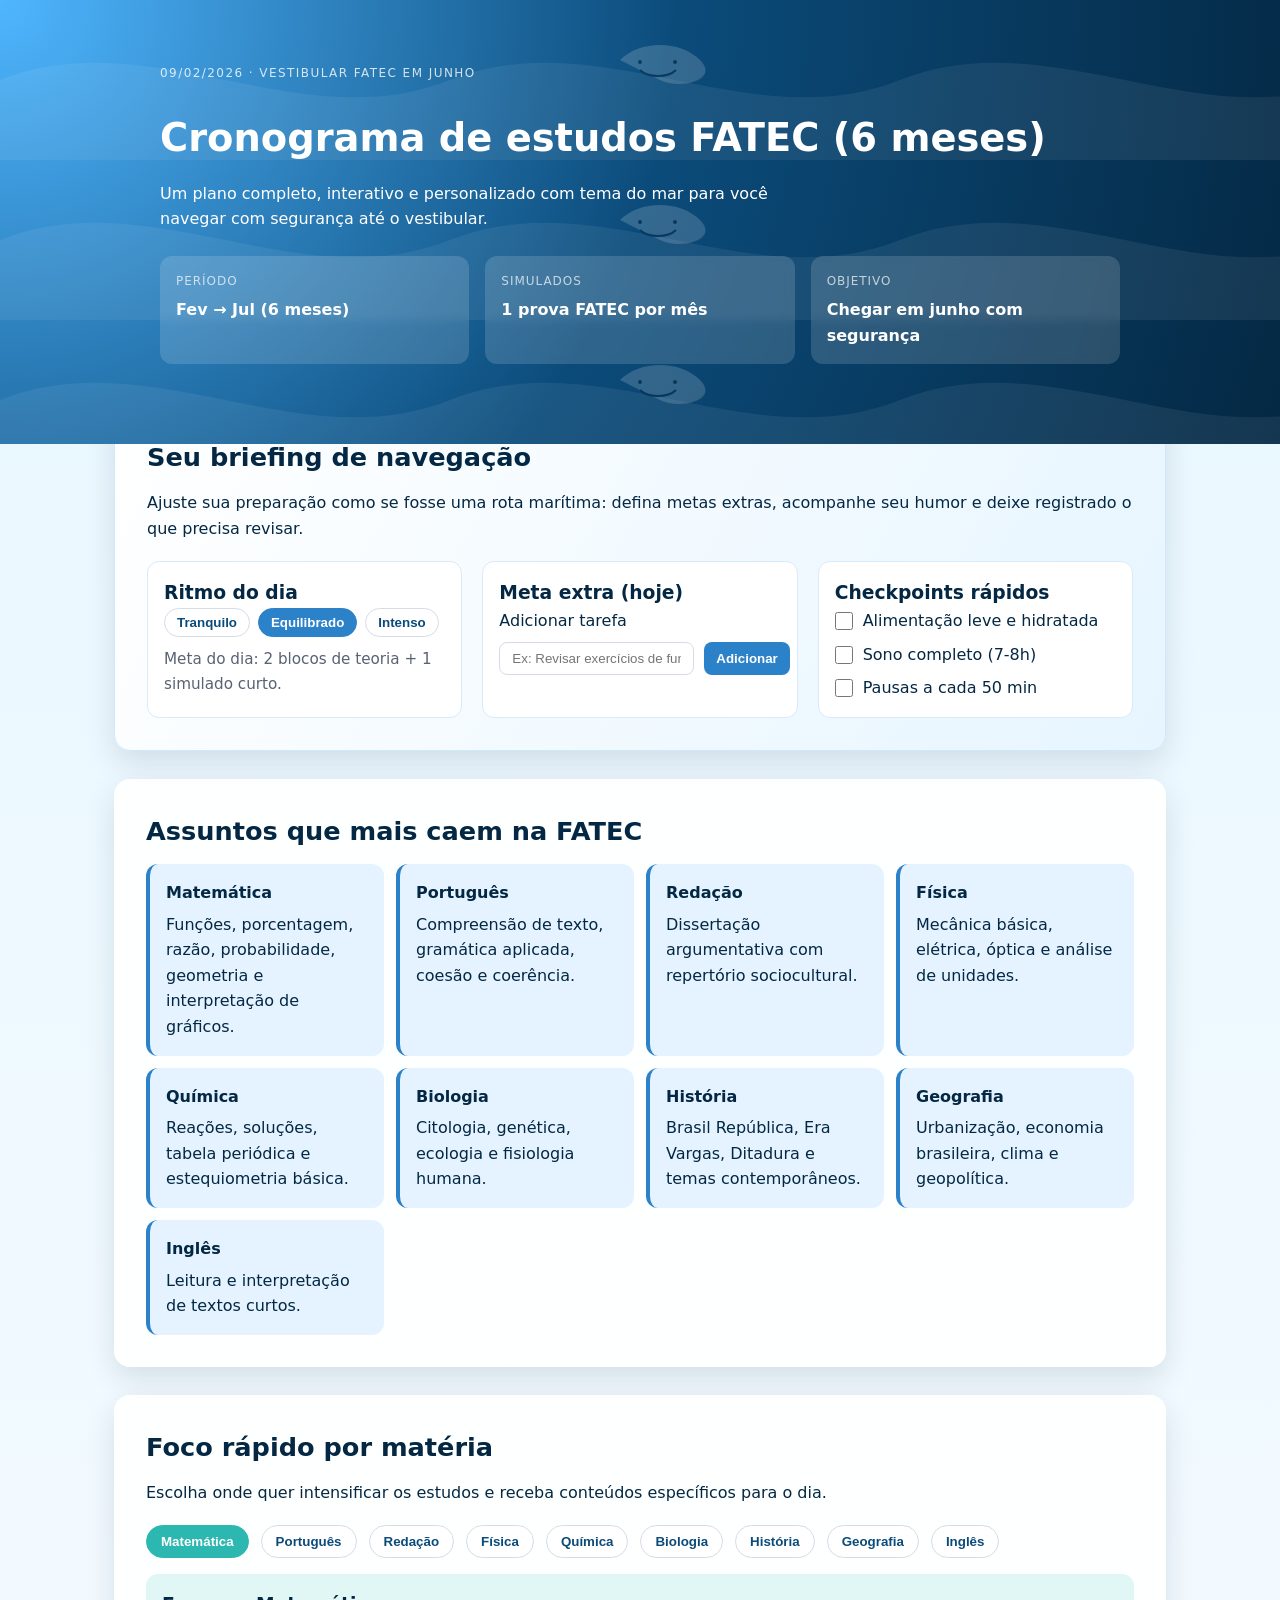
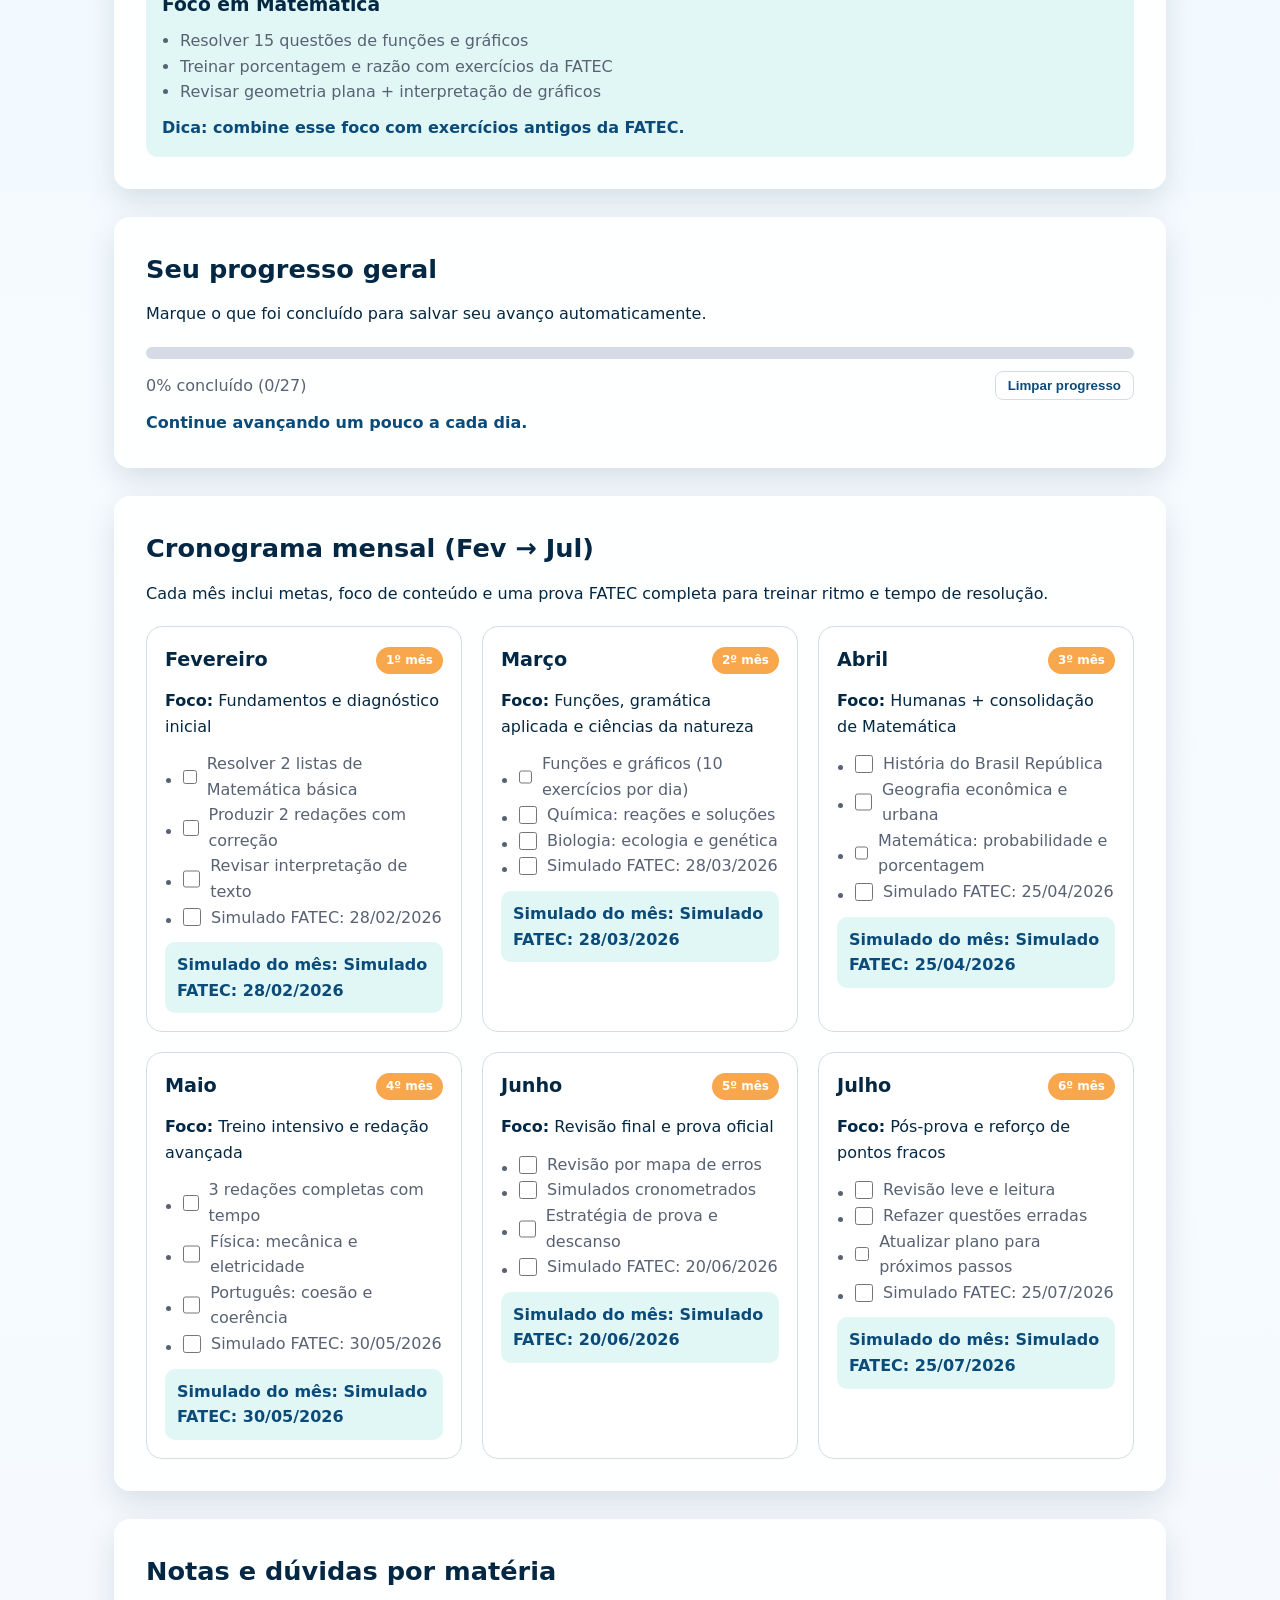
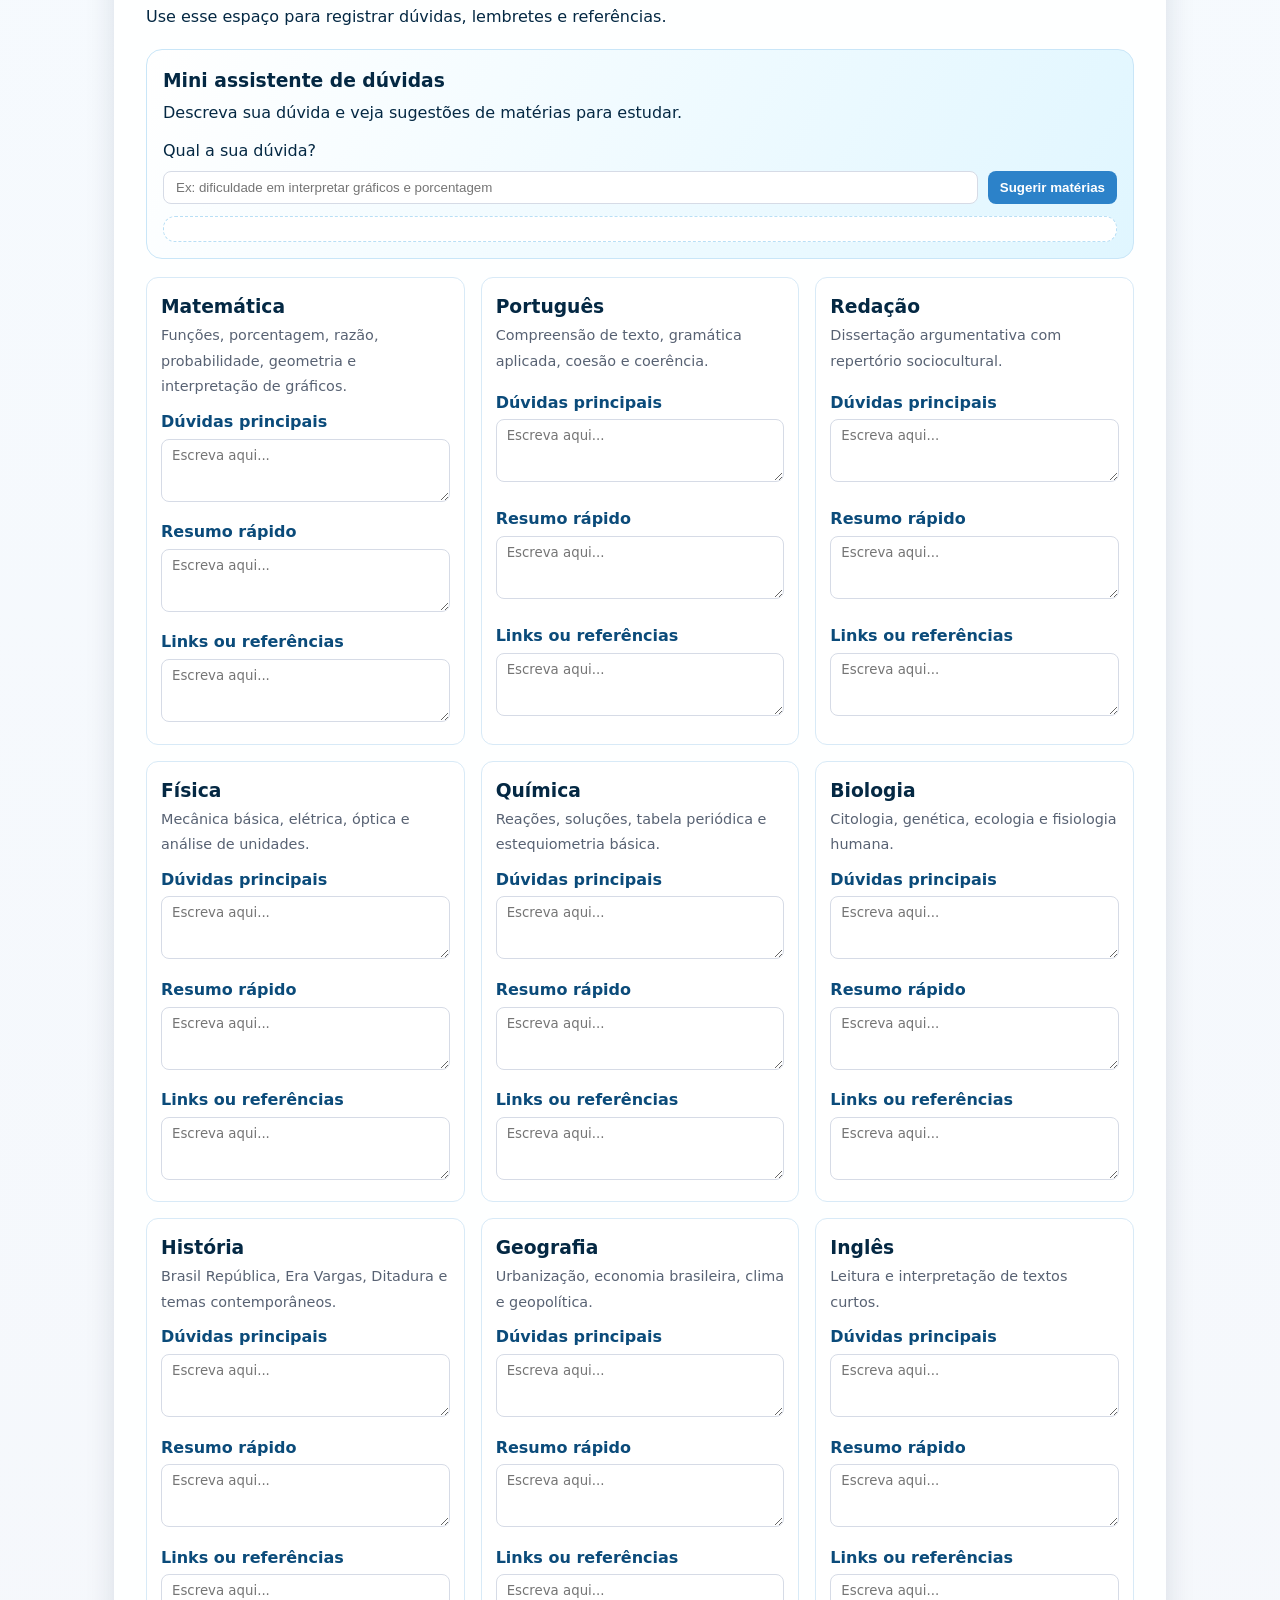
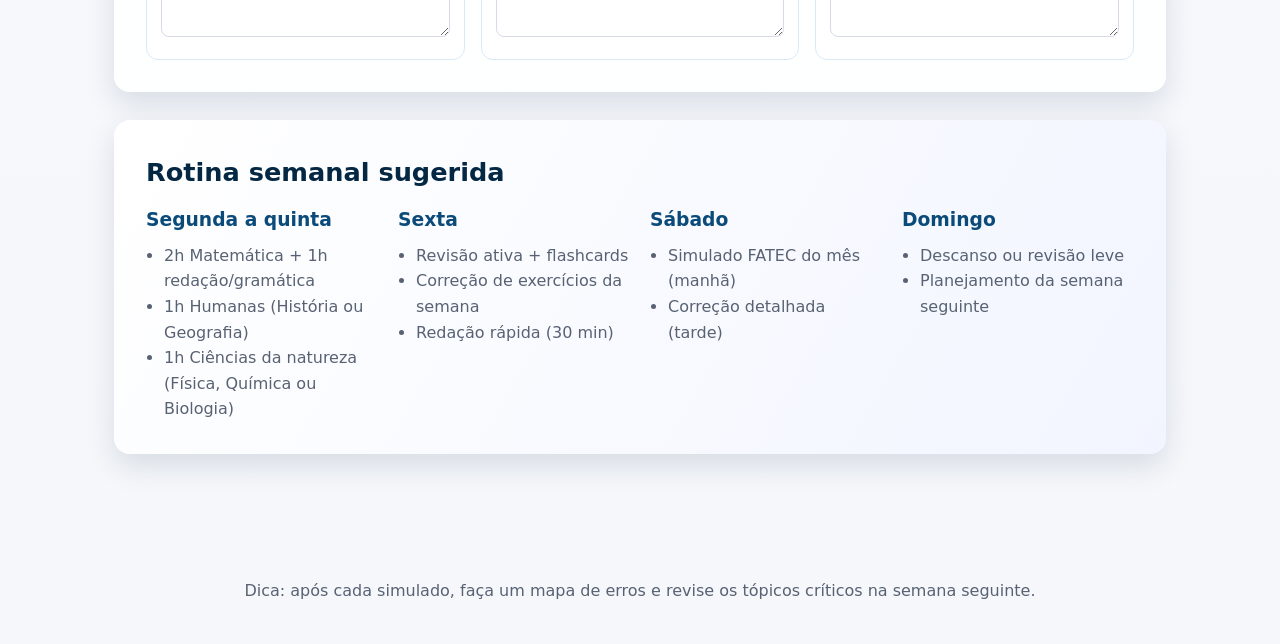
<file: index.html>
<!doctype html>
<html lang="pt-BR">
  <head>
    <meta charset="UTF-8" />
    <meta name="viewport" content="width=device-width, initial-scale=1" />
    <title>Cronograma FATEC 2026 — 6 meses</title>
    <link rel="stylesheet" href="styles.css" />
  </head>
  <body>
    <header class="hero">
      <div class="hero__content">
        <p class="hero__eyebrow">09/02/2026 · Vestibular FATEC em junho</p>
        <h1>Cronograma de estudos FATEC (6 meses)</h1>
        <p>
          Um plano completo, interativo e personalizado com tema do mar para
          você navegar com segurança até o vestibular.
        </p>
        <div class="hero__meta">
          <div>
            <span class="meta__label">Período</span>
            <strong>Fev → Jul (6 meses)</strong>
          </div>
          <div>
            <span class="meta__label">Simulados</span>
            <strong>1 prova FATEC por mês</strong>
          </div>
          <div>
            <span class="meta__label">Objetivo</span>
            <strong>Chegar em junho com segurança</strong>
          </div>
        </div>
      </div>
    </header>

    <main>
      <section class="section ocean-briefing">
        <div class="section__header">
          <h2>Seu briefing de navegação</h2>
          <p>
            Ajuste sua preparação como se fosse uma rota marítima: defina metas
            extras, acompanhe seu humor e deixe registrado o que precisa revisar.
          </p>
        </div>
        <div class="briefing-grid">
          <div class="briefing-card">
            <h3>Ritmo do dia</h3>
            <div class="briefing-options" id="tempo-controls" aria-label="Ritmo do dia"></div>
            <p class="briefing-tip" id="tempo-tip">Escolha seu ritmo para ver dicas rápidas.</p>
          </div>
          <div class="briefing-card">
            <h3>Meta extra (hoje)</h3>
            <form id="extra-task-form">
              <label for="extra-task-input">Adicionar tarefa</label>
              <div class="input-row">
                <input
                  type="text"
                  id="extra-task-input"
                  placeholder="Ex: Revisar exercícios de função quadrática"
                />
                <button type="submit">Adicionar</button>
              </div>
            </form>
            <ul class="extra-task-list" id="extra-task-list"></ul>
          </div>
          <div class="briefing-card">
            <h3>Checkpoints rápidos</h3>
            <ul class="checkpoint-list" id="quick-checks">
              <li>
                <label class="goal-item">
                  <input type="checkbox" data-progress-id="checkpoint-alimentacao" />
                  <span>Alimentação leve e hidratada</span>
                </label>
              </li>
              <li>
                <label class="goal-item">
                  <input type="checkbox" data-progress-id="checkpoint-sono" />
                  <span>Sono completo (7-8h)</span>
                </label>
              </li>
              <li>
                <label class="goal-item">
                  <input type="checkbox" data-progress-id="checkpoint-pauses" />
                  <span>Pausas a cada 50 min</span>
                </label>
              </li>
            </ul>
          </div>
        </div>
      </section>

      <section class="section">
        <h2>Assuntos que mais caem na FATEC</h2>
        <div class="topics" id="topics"></div>
      </section>

      <section class="section">
        <div class="section__header">
          <h2>Foco rápido por matéria</h2>
          <p>
            Escolha onde quer intensificar os estudos e receba conteúdos
            específicos para o dia.
          </p>
        </div>
        <div class="focus-controls" id="focus-controls" aria-label="Botões de foco por matéria"></div>
        <div class="focus-content" id="focus-content" aria-live="polite"></div>
      </section>

      <section class="section progress">
        <div class="section__header">
          <h2>Seu progresso geral</h2>
          <p>Marque o que foi concluído para salvar seu avanço automaticamente.</p>
        </div>
        <div class="progress__bar">
          <div class="progress__fill" id="progress-fill"></div>
        </div>
        <div class="progress__stats">
          <span id="progress-text">0% concluído</span>
          <button class="ghost-button" id="reset-progress" type="button">Limpar progresso</button>
        </div>
        <div class="progress__details" id="progress-details"></div>
      </section>

      <section class="section">
        <div class="section__header">
          <h2>Cronograma mensal (Fev → Jul)</h2>
          <p>
            Cada mês inclui metas, foco de conteúdo e uma prova FATEC completa
            para treinar ritmo e tempo de resolução.
          </p>
        </div>
        <div class="schedule" id="schedule"></div>
      </section>

      <section class="section">
        <div class="section__header">
          <h2>Notas e dúvidas por matéria</h2>
          <p>Use esse espaço para registrar dúvidas, lembretes e referências.</p>
        </div>
        <div class="question-box">
          <div>
            <h3>Mini assistente de dúvidas</h3>
            <p>Descreva sua dúvida e veja sugestões de matérias para estudar.</p>
          </div>
          <form id="question-form">
            <label for="question-input">Qual a sua dúvida?</label>
            <div class="input-row">
              <input
                type="text"
                id="question-input"
                placeholder="Ex: dificuldade em interpretar gráficos e porcentagem"
              />
              <button type="submit">Sugerir matérias</button>
            </div>
          </form>
          <div class="question-results" id="question-results" aria-live="polite"></div>
        </div>
        <div class="notes-grid" id="notes-grid"></div>
      </section>

      <section class="section routine">
        <h2>Rotina semanal sugerida</h2>
        <div class="routine__grid">
          <div>
            <h3>Segunda a quinta</h3>
            <ul>
              <li>2h Matemática + 1h redação/gramática</li>
              <li>1h Humanas (História ou Geografia)</li>
              <li>1h Ciências da natureza (Física, Química ou Biologia)</li>
            </ul>
          </div>
          <div>
            <h3>Sexta</h3>
            <ul>
              <li>Revisão ativa + flashcards</li>
              <li>Correção de exercícios da semana</li>
              <li>Redação rápida (30 min)</li>
            </ul>
          </div>
          <div>
            <h3>Sábado</h3>
            <ul>
              <li>Simulado FATEC do mês (manhã)</li>
              <li>Correção detalhada (tarde)</li>
            </ul>
          </div>
          <div>
            <h3>Domingo</h3>
            <ul>
              <li>Descanso ou revisão leve</li>
              <li>Planejamento da semana seguinte</li>
            </ul>
          </div>
        </div>
      </section>
    </main>

    <footer class="footer">
      <p>
        Dica: após cada simulado, faça um mapa de erros e revise os tópicos
        críticos na semana seguinte.
      </p>
    </footer>

    <script src="script.js"></script>
  </body>
</html>
</file>
<file: styles.css>
:root {
  color-scheme: light;
  --blue-900: #042843;
  --blue-700: #0b4b7a;
  --blue-500: #2c82c9;
  --blue-100: #e4f3ff;
  --teal-500: #2cb7b0;
  --teal-100: #e1f7f6;
  --green-500: #2f8f6b;
  --orange-500: #f8a74d;
  --gray-100: #f5f7fb;
  --gray-300: #d6dbe6;
  --gray-600: #586273;
  --shadow: 0 12px 30px rgba(11, 31, 58, 0.12);
  --radius: 16px;
  font-family: "Inter", "Segoe UI", system-ui, -apple-system, sans-serif;
}

* {
  box-sizing: border-box;
  margin: 0;
  padding: 0;
}

body {
  background: linear-gradient(180deg, #e7f7ff 0%, #f6fbff 40%, #f5f7fb 100%);
  color: var(--blue-900);
  line-height: 1.6;
}

.hero {
  background: radial-gradient(circle at top left, #4fb6ff, var(--blue-700), var(--blue-900));
  color: white;
  padding: 64px 24px 80px;
  position: relative;
  overflow: hidden;
}

.hero::after {
  content: "";
  position: absolute;
  inset: 0;
  background: url("data:image/svg+xml,%3Csvg width='900' height='160' viewBox='0 0 900 160' xmlns='http://www.w3.org/2000/svg'%3E%3Cpath d='M0 80 C 150 20, 300 140, 450 80 C 600 20, 750 140, 900 80 L900 160 L0 160 Z' fill='%23ffffff22'/%3E%3Cpath d='M620 60 C 640 40, 680 40, 700 60 C 720 80, 680 90, 660 80 C 650 75, 640 70, 620 60 Z' fill='%23ffffff55'/%3E%3Ccircle cx='640' cy='62' r='2' fill='%23042843'/%3E%3Ccircle cx='675' cy='62' r='2' fill='%23042843'/%3E%3Cpath d='M640 70 C 648 78, 668 78, 676 70' stroke='%23042843' stroke-width='2' fill='none'/%3E%3C/svg%3E");
  opacity: 0.5;
  pointer-events: none;
}

.hero__content {
  max-width: 960px;
  margin: 0 auto;
  position: relative;
  z-index: 1;
}

.hero__eyebrow {
  text-transform: uppercase;
  letter-spacing: 0.12em;
  font-size: 0.75rem;
  opacity: 0.8;
  margin-bottom: 12px;
}

.hero h1 {
  font-size: clamp(2.2rem, 3vw, 3rem);
  margin-bottom: 12px;
}

.hero p {
  max-width: 640px;
  margin-bottom: 24px;
}

.hero__meta {
  display: grid;
  grid-template-columns: repeat(auto-fit, minmax(200px, 1fr));
  gap: 16px;
}

.hero__meta > div {
  background: rgba(255, 255, 255, 0.15);
  padding: 16px;
  border-radius: 12px;
  backdrop-filter: blur(4px);
}

.meta__label {
  display: block;
  font-size: 0.75rem;
  opacity: 0.7;
  text-transform: uppercase;
  letter-spacing: 0.08em;
  margin-bottom: 6px;
}

main {
  max-width: 1100px;
  margin: -40px auto 40px;
  padding: 0 24px 32px;
}

.section {
  background: rgba(255, 255, 255, 0.95);
  padding: 32px;
  border-radius: var(--radius);
  box-shadow: var(--shadow);
  margin-bottom: 28px;
}

.section__header {
  margin-bottom: 20px;
}

.section h2 {
  font-size: 1.6rem;
  margin-bottom: 12px;
}

.focus-controls {
  display: flex;
  flex-wrap: wrap;
  gap: 12px;
  margin-bottom: 16px;
}

.focus-button {
  border: 1px solid var(--gray-300);
  background: white;
  color: var(--blue-700);
  padding: 8px 14px;
  border-radius: 999px;
  font-weight: 600;
  cursor: pointer;
  transition: all 0.2s ease;
}

.focus-button:hover,
.focus-button.is-active {
  background: var(--teal-500);
  color: white;
  border-color: var(--teal-500);
}

.focus-content {
  background: var(--teal-100);
  border-radius: 12px;
  padding: 16px;
}

.focus-content h3 {
  margin-bottom: 8px;
}

.focus-content ul {
  padding-left: 18px;
  color: var(--gray-600);
}

.focus-tip {
  margin-top: 10px;
  font-weight: 600;
  color: var(--blue-700);
}

.ocean-briefing {
  border: 1px solid #cfe9fb;
  background: linear-gradient(120deg, #ffffff, #e6f5ff);
}

.briefing-grid {
  display: grid;
  grid-template-columns: repeat(auto-fit, minmax(240px, 1fr));
  gap: 20px;
}

.briefing-card {
  background: white;
  border-radius: 12px;
  padding: 16px;
  border: 1px solid #d9eaf9;
}

.briefing-options {
  display: flex;
  flex-wrap: wrap;
  gap: 8px;
  margin-bottom: 10px;
}

.tempo-button {
  border: 1px solid var(--gray-300);
  background: white;
  color: var(--blue-700);
  padding: 6px 12px;
  border-radius: 999px;
  font-weight: 600;
  cursor: pointer;
}

.tempo-button.is-active,
.tempo-button:hover {
  background: var(--blue-500);
  color: white;
  border-color: var(--blue-500);
}

.briefing-tip {
  color: var(--gray-600);
  font-size: 0.95rem;
}

.input-row {
  display: flex;
  gap: 10px;
  margin-top: 8px;
}

.input-row input {
  flex: 1;
  padding: 8px 12px;
  border-radius: 8px;
  border: 1px solid var(--gray-300);
}

.input-row button {
  border: none;
  background: var(--blue-500);
  color: white;
  padding: 8px 12px;
  border-radius: 8px;
  cursor: pointer;
  font-weight: 600;
}

.extra-task-list {
  list-style: none;
  padding: 0;
  margin-top: 12px;
  display: grid;
  gap: 8px;
}

.extra-task-list li {
  display: flex;
  align-items: center;
  justify-content: space-between;
  gap: 12px;
}

.checkpoint-list {
  list-style: none;
  padding: 0;
  display: grid;
  gap: 8px;
}

.topics {
  display: grid;
  grid-template-columns: repeat(auto-fit, minmax(200px, 1fr));
  gap: 12px;
}

.topic-card {
  background: var(--blue-100);
  border-radius: 12px;
  padding: 16px;
  border-left: 4px solid var(--blue-500);
}

.topic-card strong {
  display: block;
  margin-bottom: 6px;
}

.schedule {
  display: grid;
  grid-template-columns: repeat(auto-fit, minmax(260px, 1fr));
  gap: 20px;
}

.month-card {
  border: 1px solid var(--gray-300);
  border-radius: 16px;
  padding: 18px;
  display: flex;
  flex-direction: column;
  gap: 12px;
  background: white;
}

.month-card__header {
  display: flex;
  align-items: center;
  justify-content: space-between;
}

.month-card__header h3 {
  font-size: 1.2rem;
}

.badge {
  background: var(--orange-500);
  color: white;
  padding: 4px 10px;
  border-radius: 999px;
  font-size: 0.75rem;
  font-weight: 600;
}

.month-card ul {
  padding-left: 18px;
  color: var(--gray-600);
}

.goal-item {
  display: flex;
  align-items: center;
  gap: 10px;
}

.goal-item input[type="checkbox"] {
  width: 18px;
  height: 18px;
  accent-color: var(--green-500);
}

.month-card__exam {
  background: var(--teal-100);
  padding: 10px 12px;
  border-radius: 10px;
  font-weight: 600;
  color: var(--blue-700);
}

.routine {
  background: linear-gradient(120deg, #ffffff, #f2f5ff);
}

.progress__bar {
  width: 100%;
  height: 12px;
  background: var(--gray-300);
  border-radius: 999px;
  overflow: hidden;
  margin-bottom: 12px;
}

.progress__fill {
  height: 100%;
  width: 0%;
  background: linear-gradient(120deg, var(--teal-500), #48b37e);
  transition: width 0.3s ease;
}

.progress__stats {
  display: flex;
  align-items: center;
  justify-content: space-between;
  gap: 12px;
  flex-wrap: wrap;
  color: var(--gray-600);
}

.ghost-button {
  border: 1px solid var(--gray-300);
  background: white;
  padding: 6px 12px;
  border-radius: 8px;
  color: var(--blue-700);
  cursor: pointer;
  font-weight: 600;
}

.ghost-button--small {
  padding: 4px 10px;
  font-size: 0.8rem;
}

.ghost-button:hover {
  border-color: var(--blue-700);
}

.progress__details {
  margin-top: 10px;
  color: var(--blue-700);
  font-weight: 600;
}

.notes-grid {
  display: grid;
  grid-template-columns: repeat(auto-fit, minmax(240px, 1fr));
  gap: 16px;
}

.question-box {
  background: linear-gradient(120deg, #ffffff, #e0f6ff);
  border: 1px solid #c9e6f8;
  border-radius: 16px;
  padding: 16px;
  margin-bottom: 18px;
  display: grid;
  gap: 12px;
}

.question-box h3 {
  margin-bottom: 4px;
}

.question-results {
  background: white;
  border-radius: 12px;
  padding: 12px;
  border: 1px dashed #b9dff5;
  color: var(--blue-700);
}

.question-tip {
  margin-top: 6px;
  color: var(--gray-600);
}

.notes-card {
  border: 1px solid #d8eaf7;
  border-radius: 12px;
  padding: 14px;
  background: white;
  display: grid;
  gap: 10px;
}

.notes-card header span {
  color: var(--gray-600);
  font-size: 0.9rem;
}

.notes-card label span {
  display: block;
  font-weight: 600;
  margin-bottom: 4px;
  color: var(--blue-700);
}

.notes-card textarea {
  width: 100%;
  border-radius: 8px;
  border: 1px solid var(--gray-300);
  padding: 8px 10px;
  font-family: inherit;
  resize: vertical;
}

.routine__grid {
  display: grid;
  grid-template-columns: repeat(auto-fit, minmax(230px, 1fr));
  gap: 20px;
}

.routine h3 {
  margin-bottom: 8px;
  color: var(--blue-700);
}

.routine ul {
  padding-left: 18px;
  color: var(--gray-600);
}

.footer {
  text-align: center;
  padding: 24px 16px 40px;
  color: var(--gray-600);
}

@media (max-width: 640px) {
  .section {
    padding: 24px;
  }

  .hero {
    padding: 48px 20px 64px;
  }
}
</file>
